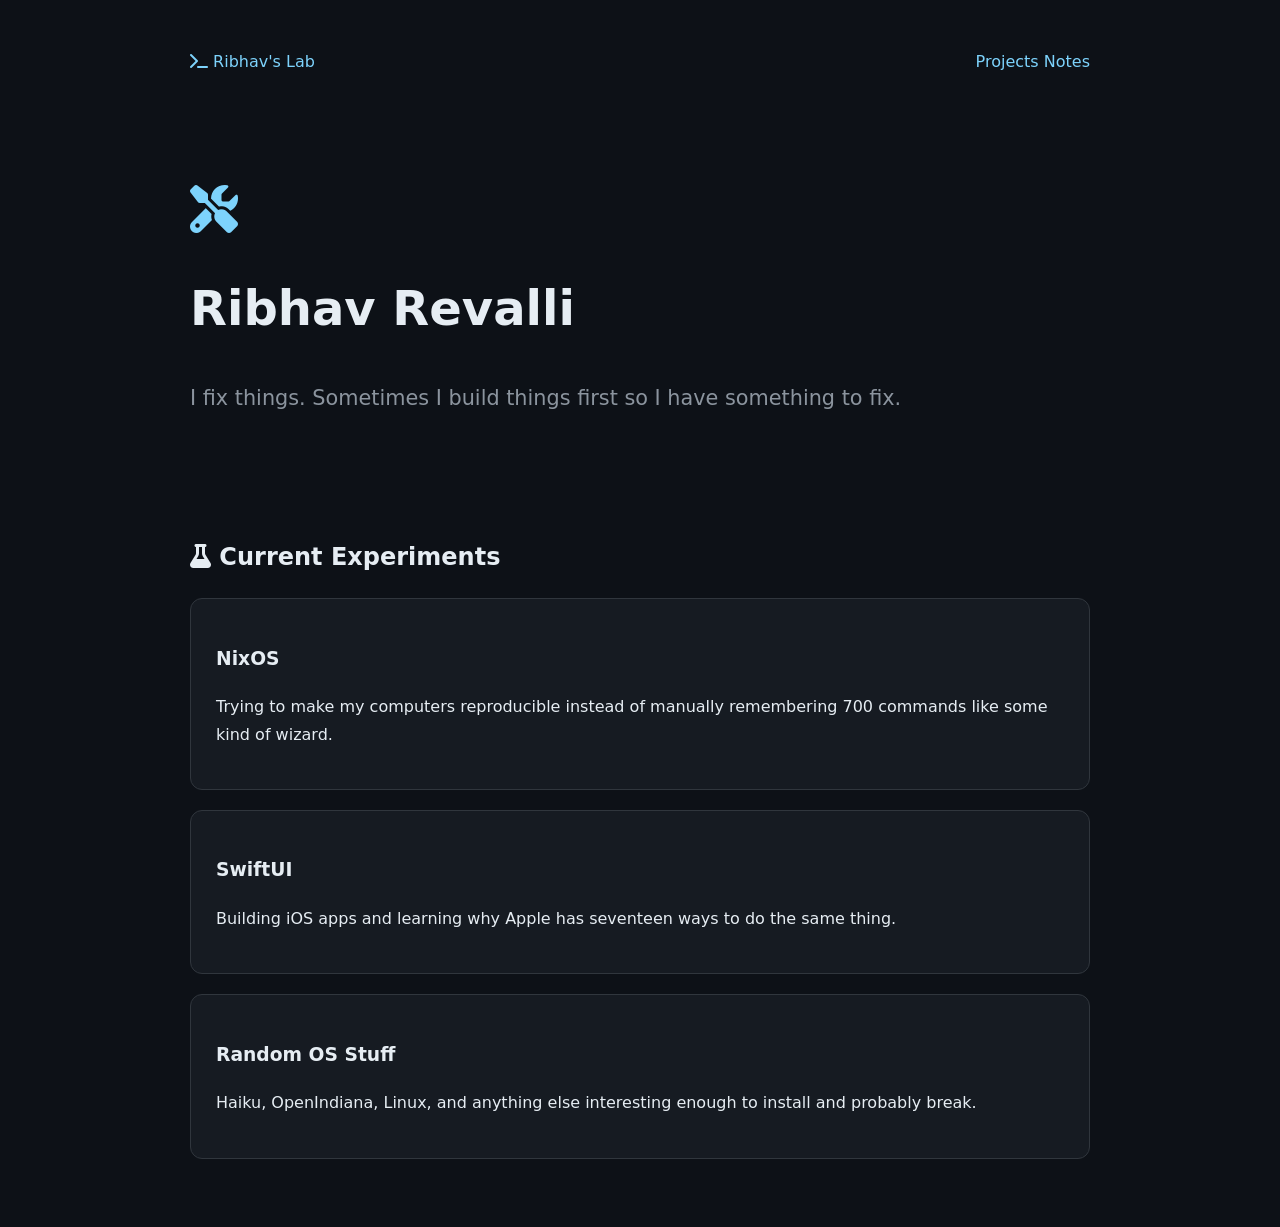
<file: index.html>
<!DOCTYPE html>
<html lang="en">

<head>
<meta charset="UTF-8">
<meta name="viewport" content="width=device-width, initial-scale=1">

<title>Ribhav&#39;s Lab</title>

<link rel="stylesheet" href="/css/style.css">

<link rel="stylesheet" href="https://cdnjs.cloudflare.com/ajax/libs/font-awesome/6.5.0/css/all.min.css">

</head>

<body>

<div class="container">

<nav>
<a href="/">
<i class="fa-solid fa-terminal"></i>
Ribhav's Lab
</a>

<div>
<a href="/projects">Projects</a>
<a href="/notes">Notes</a>
</div>

</nav>



<header class="hero">
<link rel="stylesheet" href="css/style.css"
<i class="fa-solid fa-screwdriver-wrench big-icon"></i>

<h1>
Ribhav Revalli
</h1>

<p class="subtitle">
I fix things.
Sometimes I build things first so I have something to fix.
</p>

</header>


<section>

<h2>
<i class="fa-solid fa-flask"></i>
Current Experiments
</h2>


<div class="card">

<h3>NixOS</h3>

<p>
Trying to make my computers reproducible instead of manually
remembering 700 commands like some kind of wizard.
</p>

</div>



<div class="card">

<h3>SwiftUI</h3>

<p>
Building iOS apps and learning why Apple has seventeen ways
to do the same thing.
</p>

</div>



<div class="card">

<h3>Random OS Stuff</h3>

<p>
Haiku, OpenIndiana, Linux, and anything else interesting enough
to install and probably break.
</p>

</div>

</section>











</div>

</body>

</html>
</file>
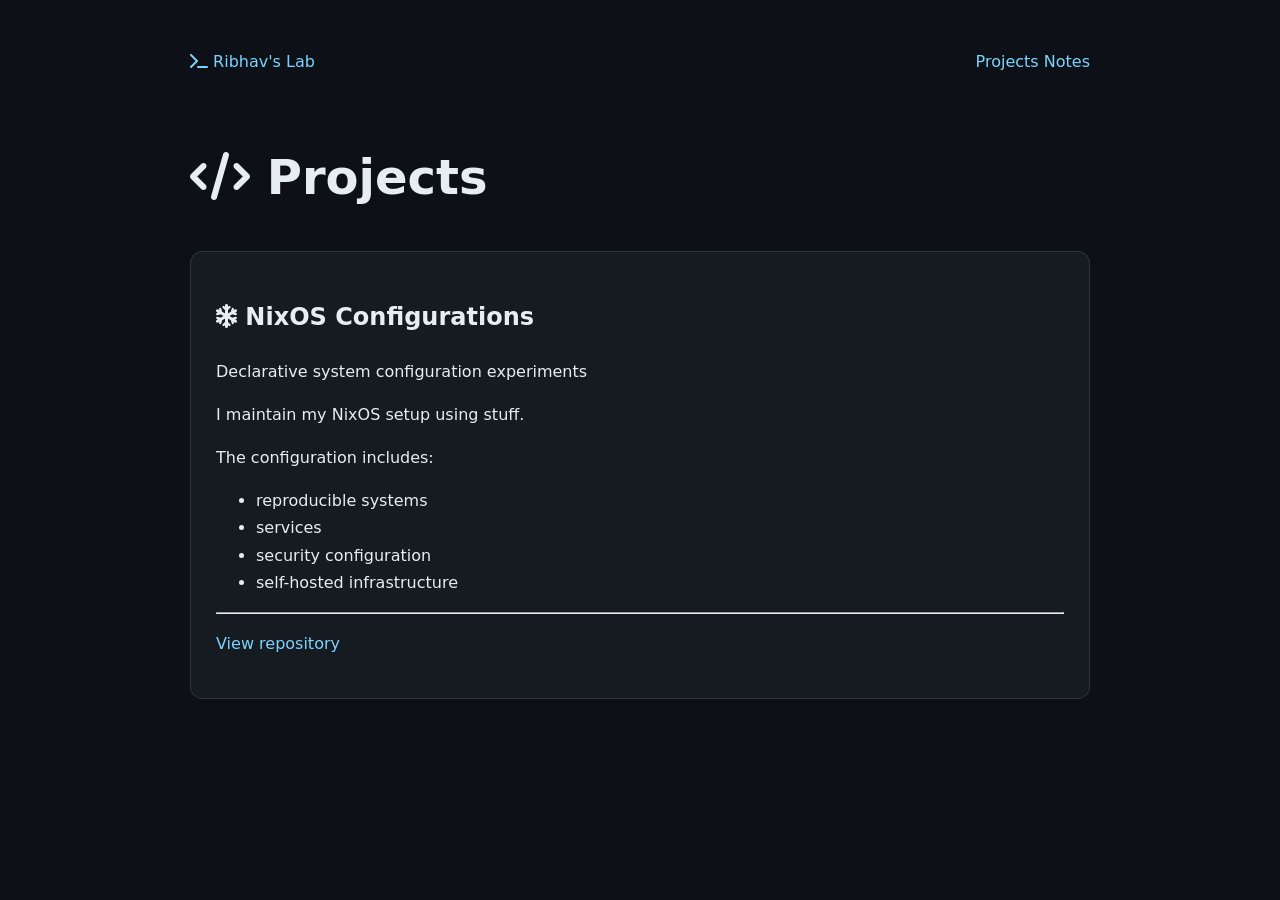
<file: projects/index.html>
<!DOCTYPE html>
<html lang="en">

<head>
<meta charset="UTF-8">
<meta name="viewport" content="width=device-width, initial-scale=1">

<title>Projects</title>

<link rel="stylesheet" href="/css/style.css">

<link rel="stylesheet" href="https://cdnjs.cloudflare.com/ajax/libs/font-awesome/6.5.0/css/all.min.css">

</head>

<body>

<div class="container">

<nav>
<a href="/">
<i class="fa-solid fa-terminal"></i>
Ribhav's Lab
</a>

<div>
<a href="/projects">Projects</a>
<a href="/notes">Notes</a>
</div>

</nav>



<h1>
<i class="fa-solid fa-code"></i>
Projects
</h1>




<article class="card">

<h2>
<i class="fa-solid fa-snowflake"></i>

NixOS Configurations
</h2>



<p class="muted">
Declarative system configuration experiments
</p>



<div>
<p>I maintain my NixOS setup using stuff.</p>
<p>The configuration includes:</p>
<ul>
<li>reproducible systems</li>
<li>services</li>
<li>security configuration</li>
<li>self-hosted infrastructure</li>
</ul>
<hr>
<p><a href="https://github.com/N00B-5634/Ribhav-NixOS-configs">View repository</a></p>

</div>


</article>







</div>

</body>

</html>
</file>
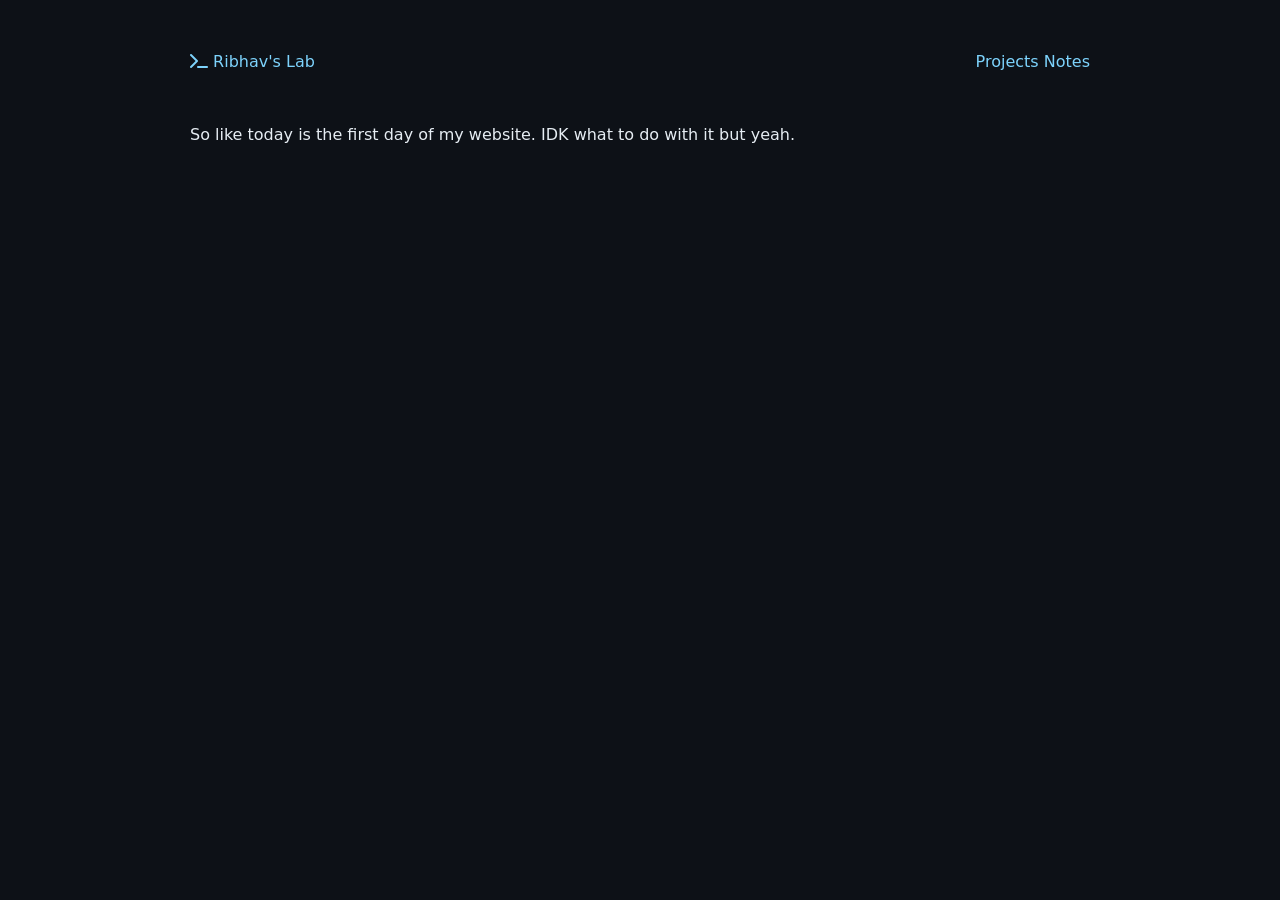
<file: notes/log1/index.html>
<!DOCTYPE html>
<html lang="en">

<head>
<meta charset="UTF-8">
<meta name="viewport" content="width=device-width, initial-scale=1">

<title>Note 1: Log</title>

<link rel="stylesheet" href="/css/style.css">

<link rel="stylesheet" href="https://cdnjs.cloudflare.com/ajax/libs/font-awesome/6.5.0/css/all.min.css">

</head>

<body>

<div class="container">

<nav>
<a href="/">
<i class="fa-solid fa-terminal"></i>
Ribhav's Lab
</a>

<div>
<a href="/projects">Projects</a>
<a href="/notes">Notes</a>
</div>

</nav>


<p>So like today is the first day of my website. IDK what to do with it but yeah.</p>





</div>

</body>

</html>
</file>
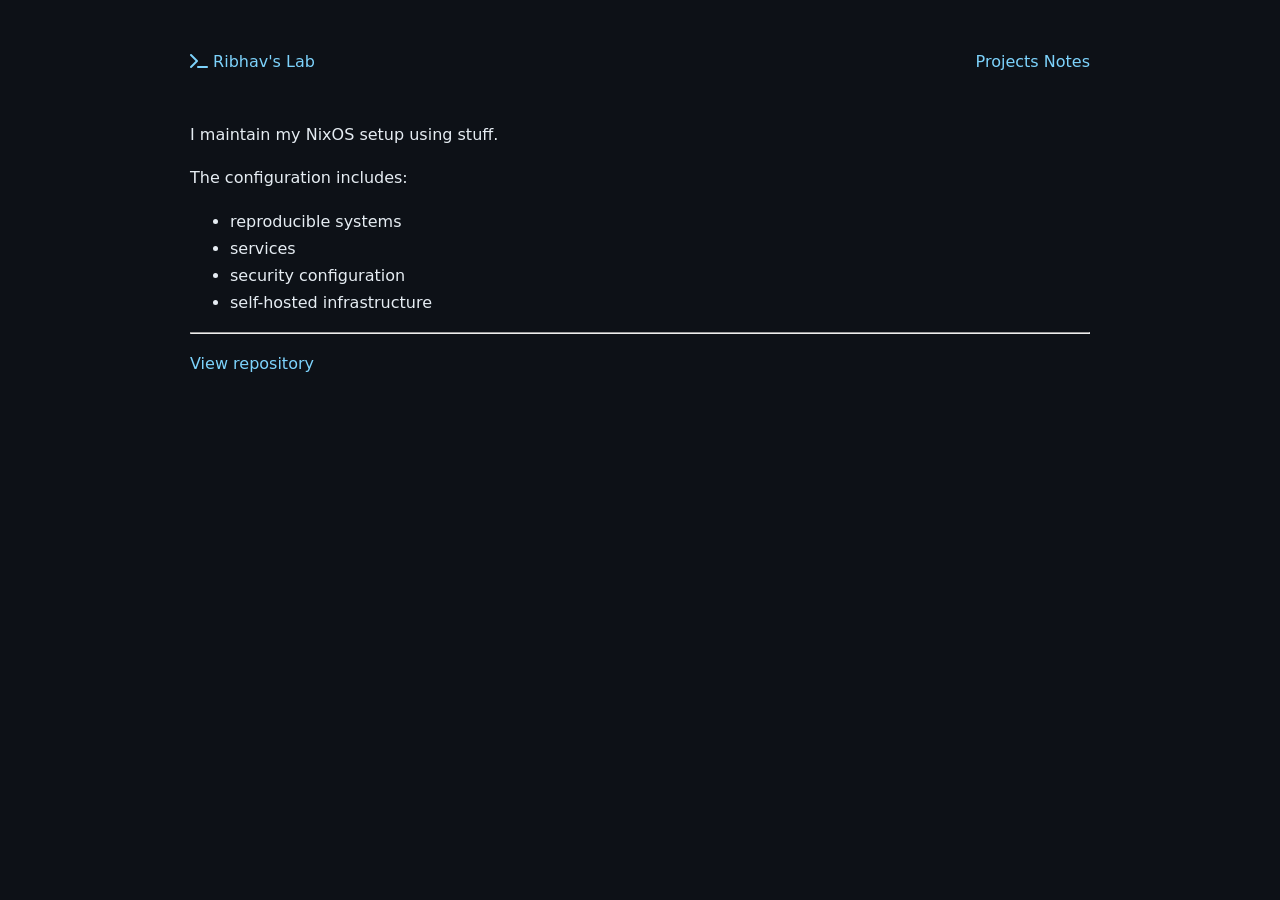
<file: projects/nixos/index.html>
<!DOCTYPE html>
<html lang="en">

<head>
<meta charset="UTF-8">
<meta name="viewport" content="width=device-width, initial-scale=1">

<title>NixOS Configurations</title>

<link rel="stylesheet" href="/css/style.css">

<link rel="stylesheet" href="https://cdnjs.cloudflare.com/ajax/libs/font-awesome/6.5.0/css/all.min.css">

</head>

<body>

<div class="container">

<nav>
<a href="/">
<i class="fa-solid fa-terminal"></i>
Ribhav's Lab
</a>

<div>
<a href="/projects">Projects</a>
<a href="/notes">Notes</a>
</div>

</nav>


<p>I maintain my NixOS setup using stuff.</p>
<p>The configuration includes:</p>
<ul>
<li>reproducible systems</li>
<li>services</li>
<li>security configuration</li>
<li>self-hosted infrastructure</li>
</ul>
<hr>
<p><a href="https://github.com/N00B-5634/Ribhav-NixOS-configs">View repository</a></p>





</div>

</body>

</html>
</file>
<file: css/style.css>
:root {
--bg:#0d1117;
--card:#161b22;
--border:#30363d;
--text:#e6edf3;
--muted:#8b949e;
--accent:#7dd3fc;
}


body {
background:var(--bg);
color:var(--text);
font-family:Inter,system-ui,sans-serif;
line-height:1.7;
}


.container {
max-width:900px;
margin:auto;
padding:40px 20px;
}


nav {
display:flex;
justify-content:space-between;
padding-bottom:30px;
}


a {
color:var(--accent);
text-decoration:none;
}


.hero {
padding:80px 0;
}


.big-icon {
font-size:3rem;
color:var(--accent);
}


h1 {
font-size:3rem;
}


.subtitle {
color:var(--muted);
font-size:1.3rem;
}


.card {
background:var(--card);
border:1px solid var(--border);
border-radius:12px;
padding:25px;
margin:20px 0;
}


.card:hover {
border-color:var(--accent);
}


.quote {
border-left:3px solid var(--accent);
padding:20px;
color:var(--muted);
font-style:italic;
}


footer {
margin-top:80px;
color:var(--muted);
}
</file>
